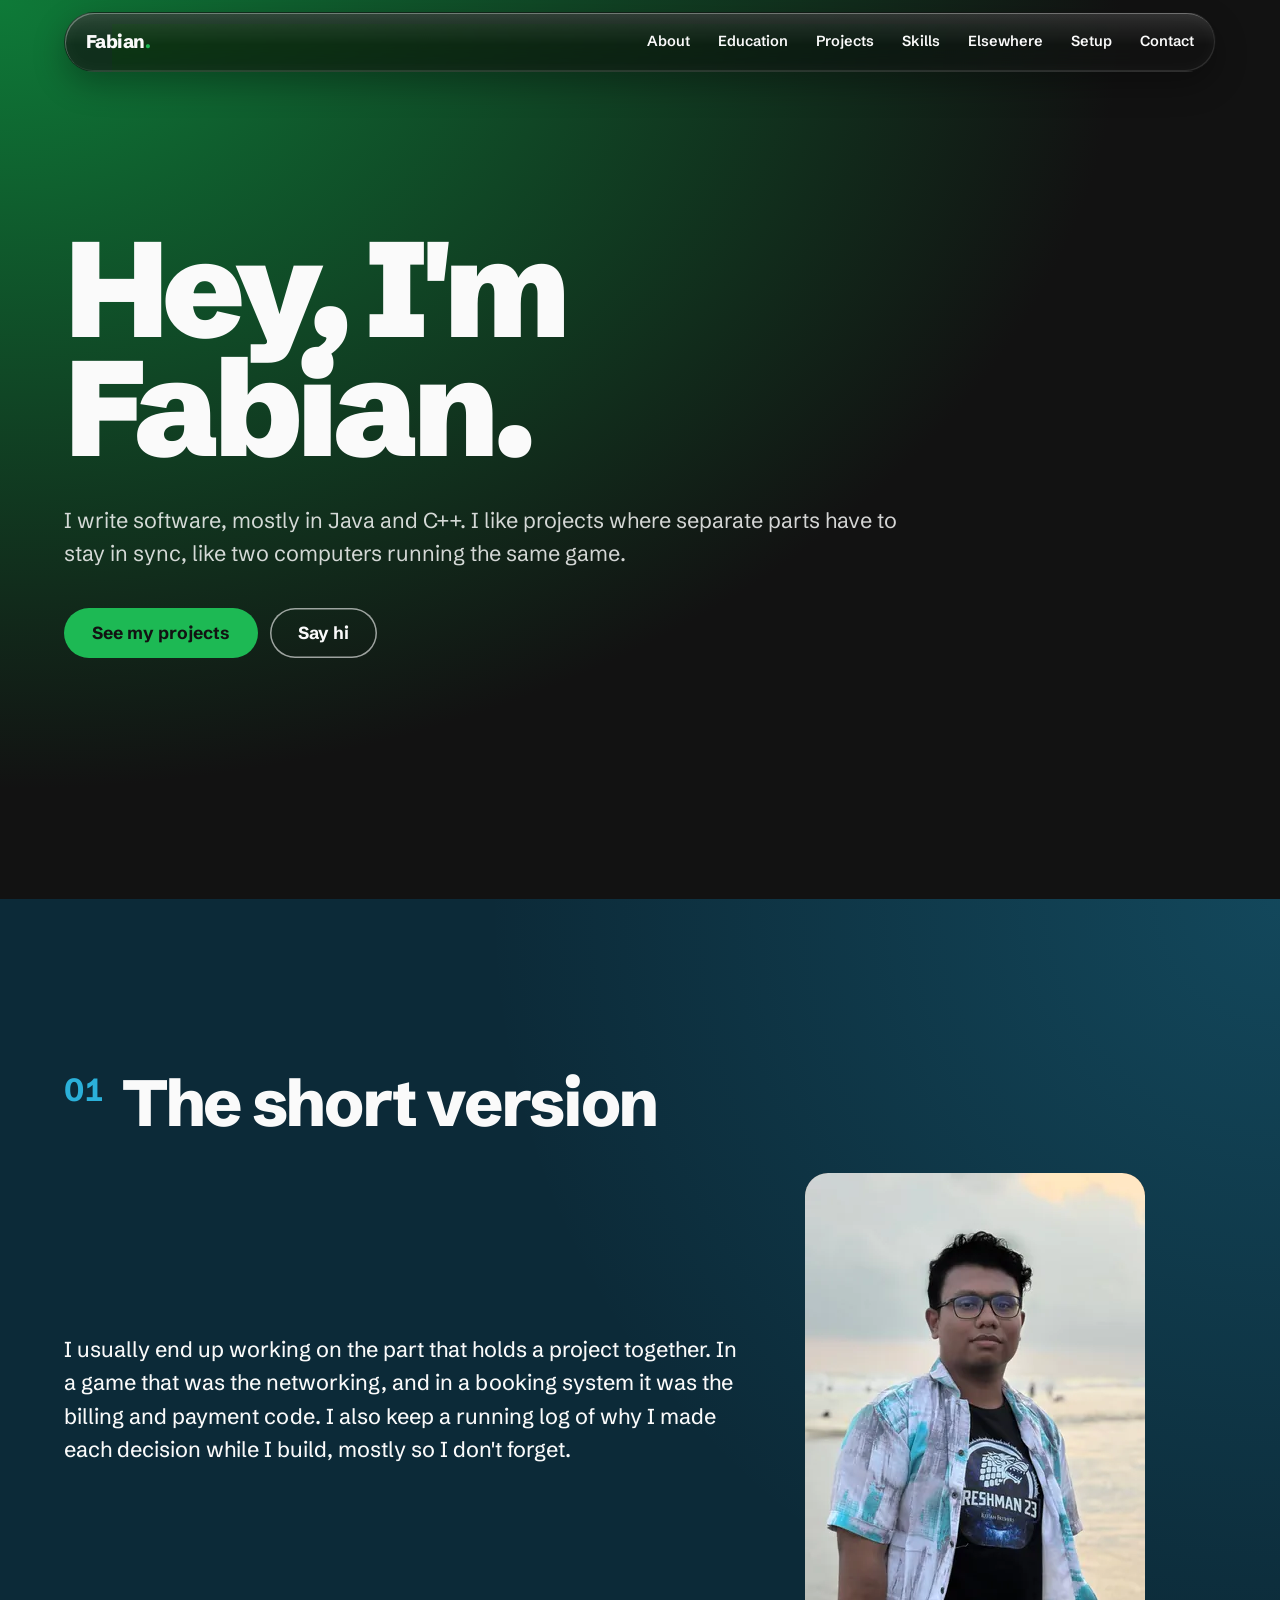
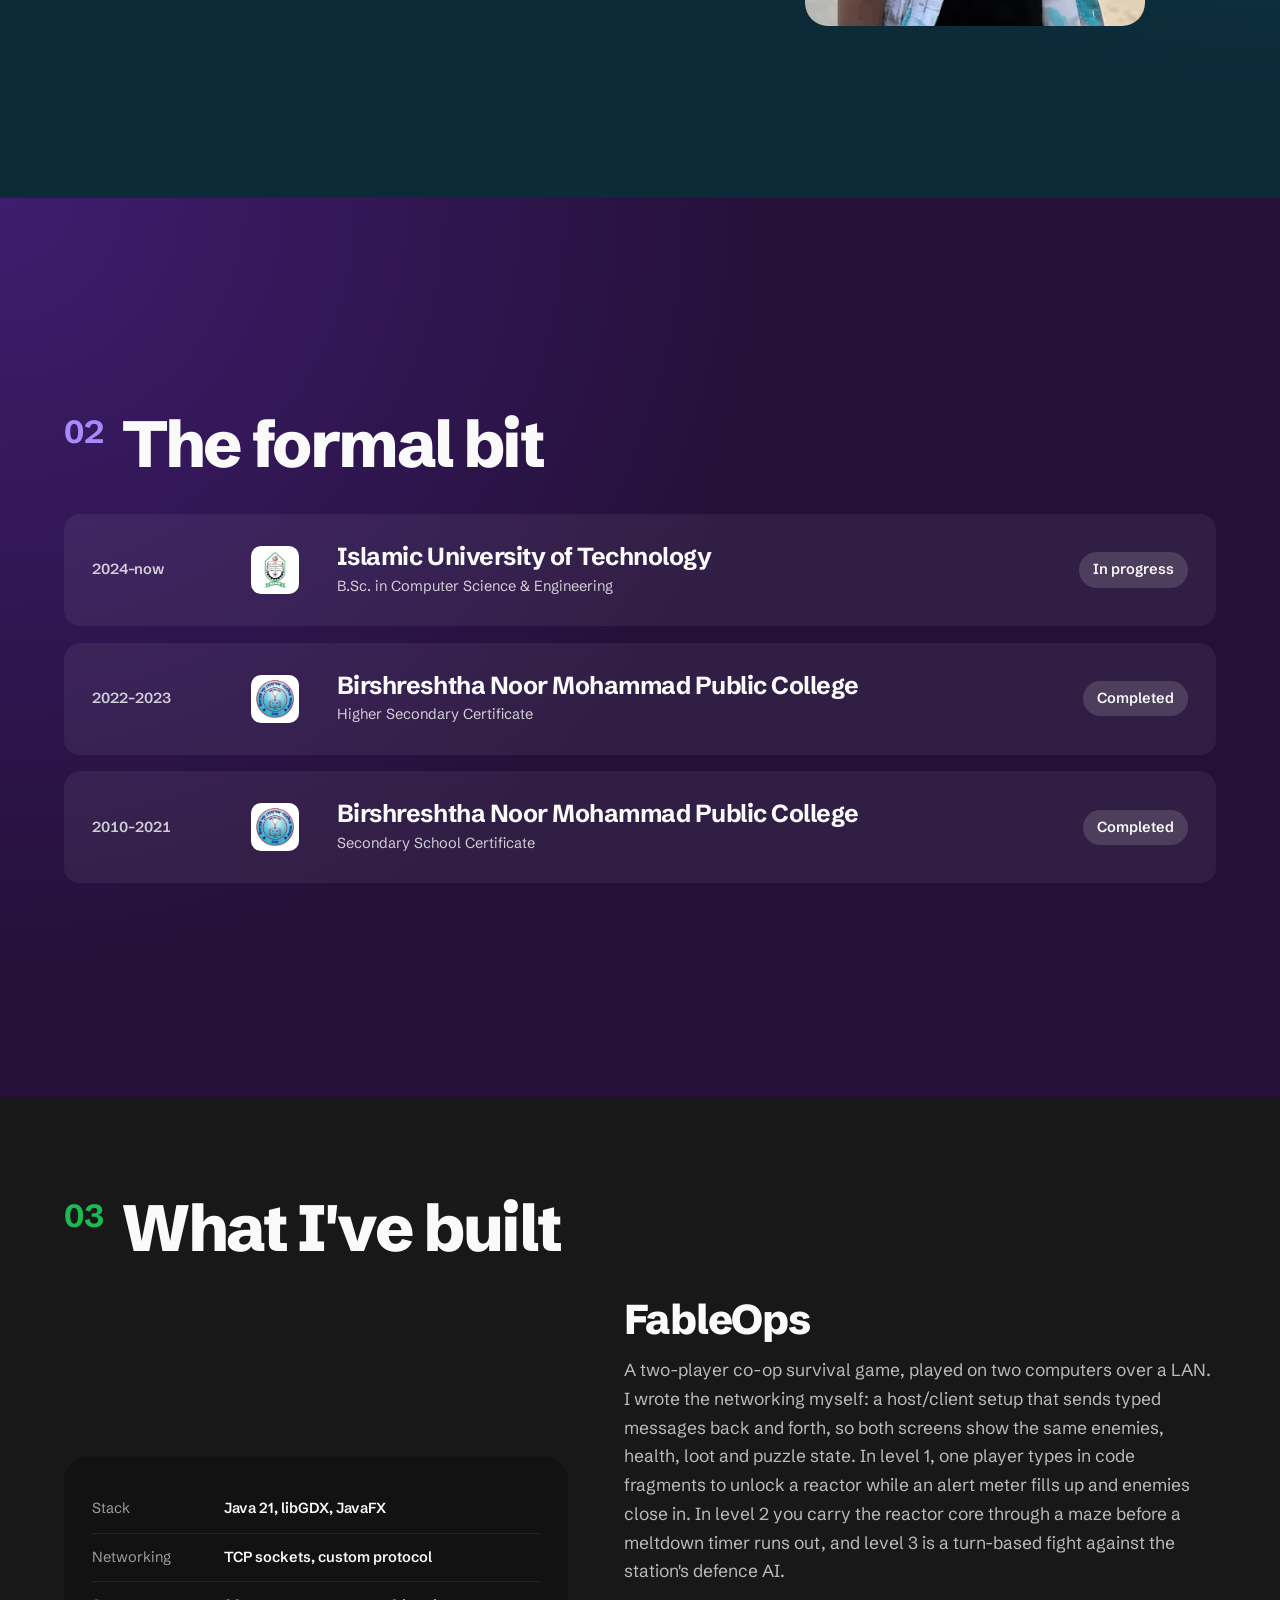
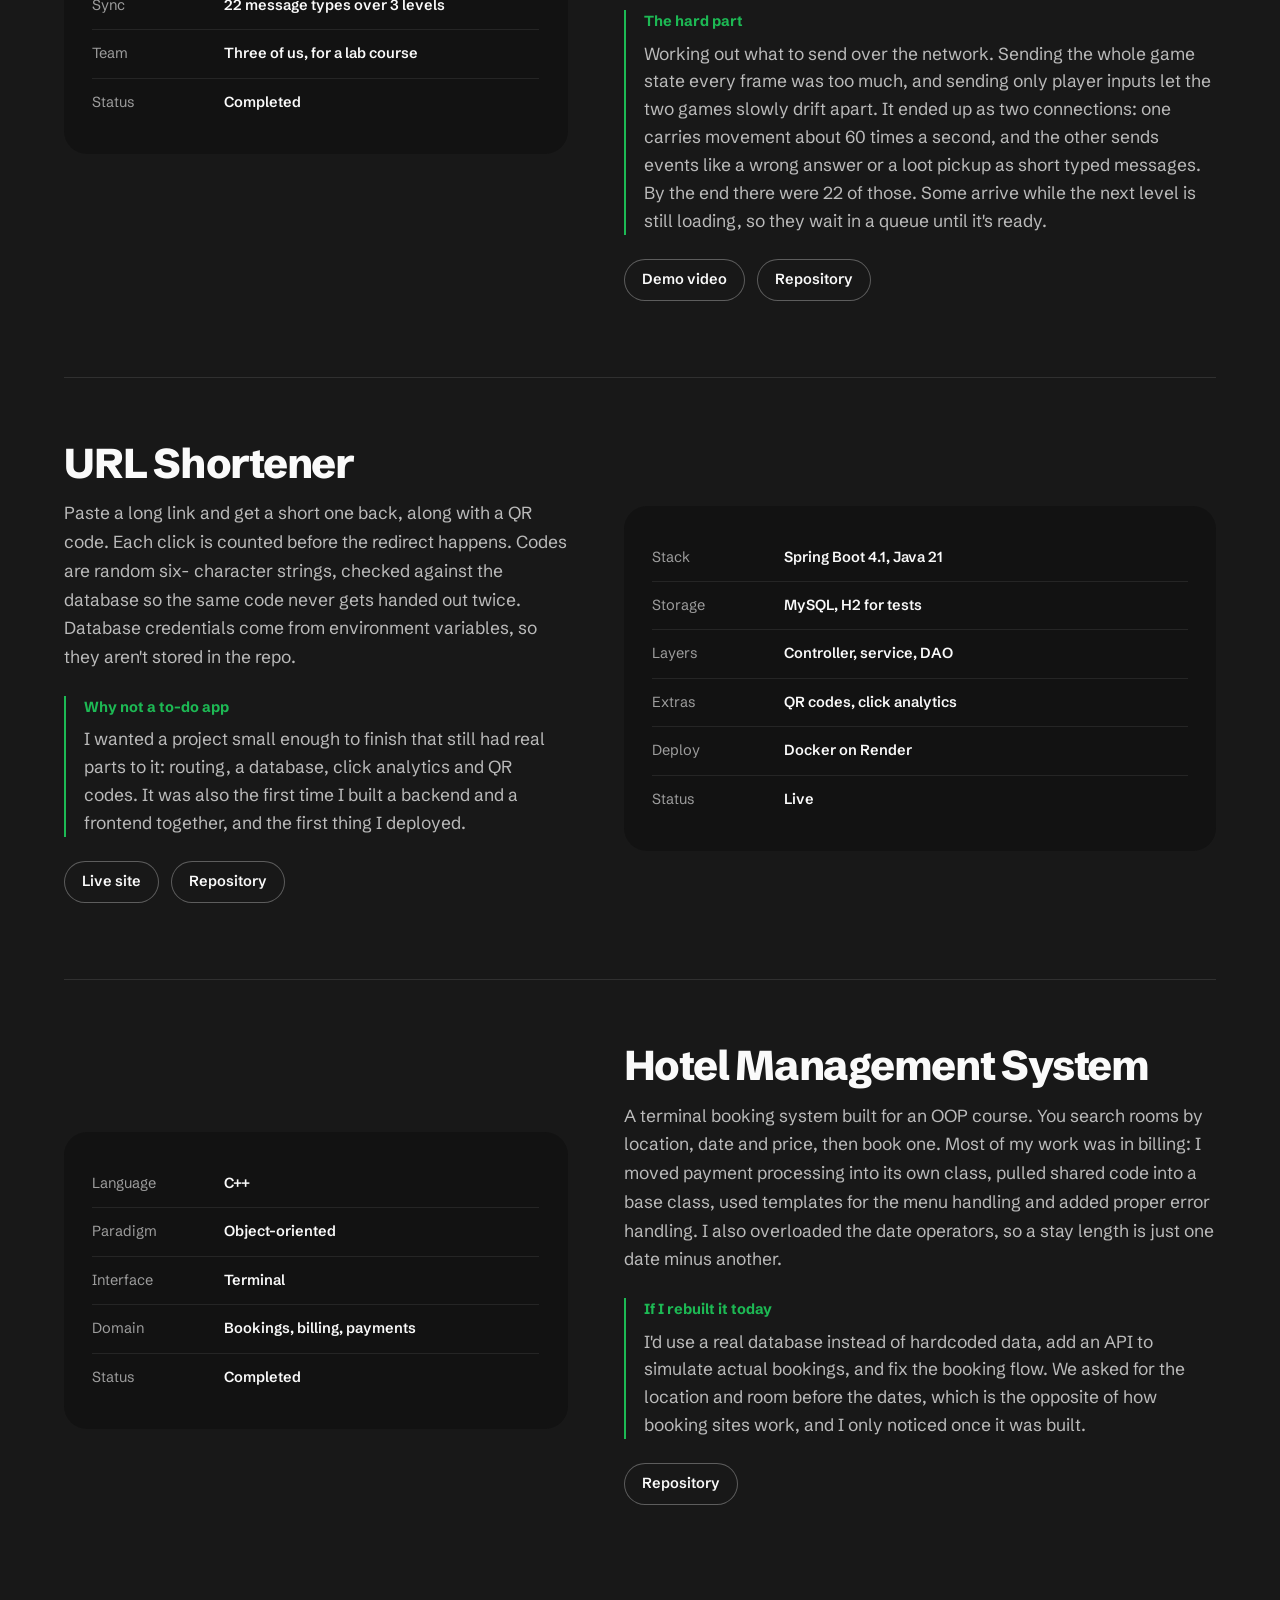
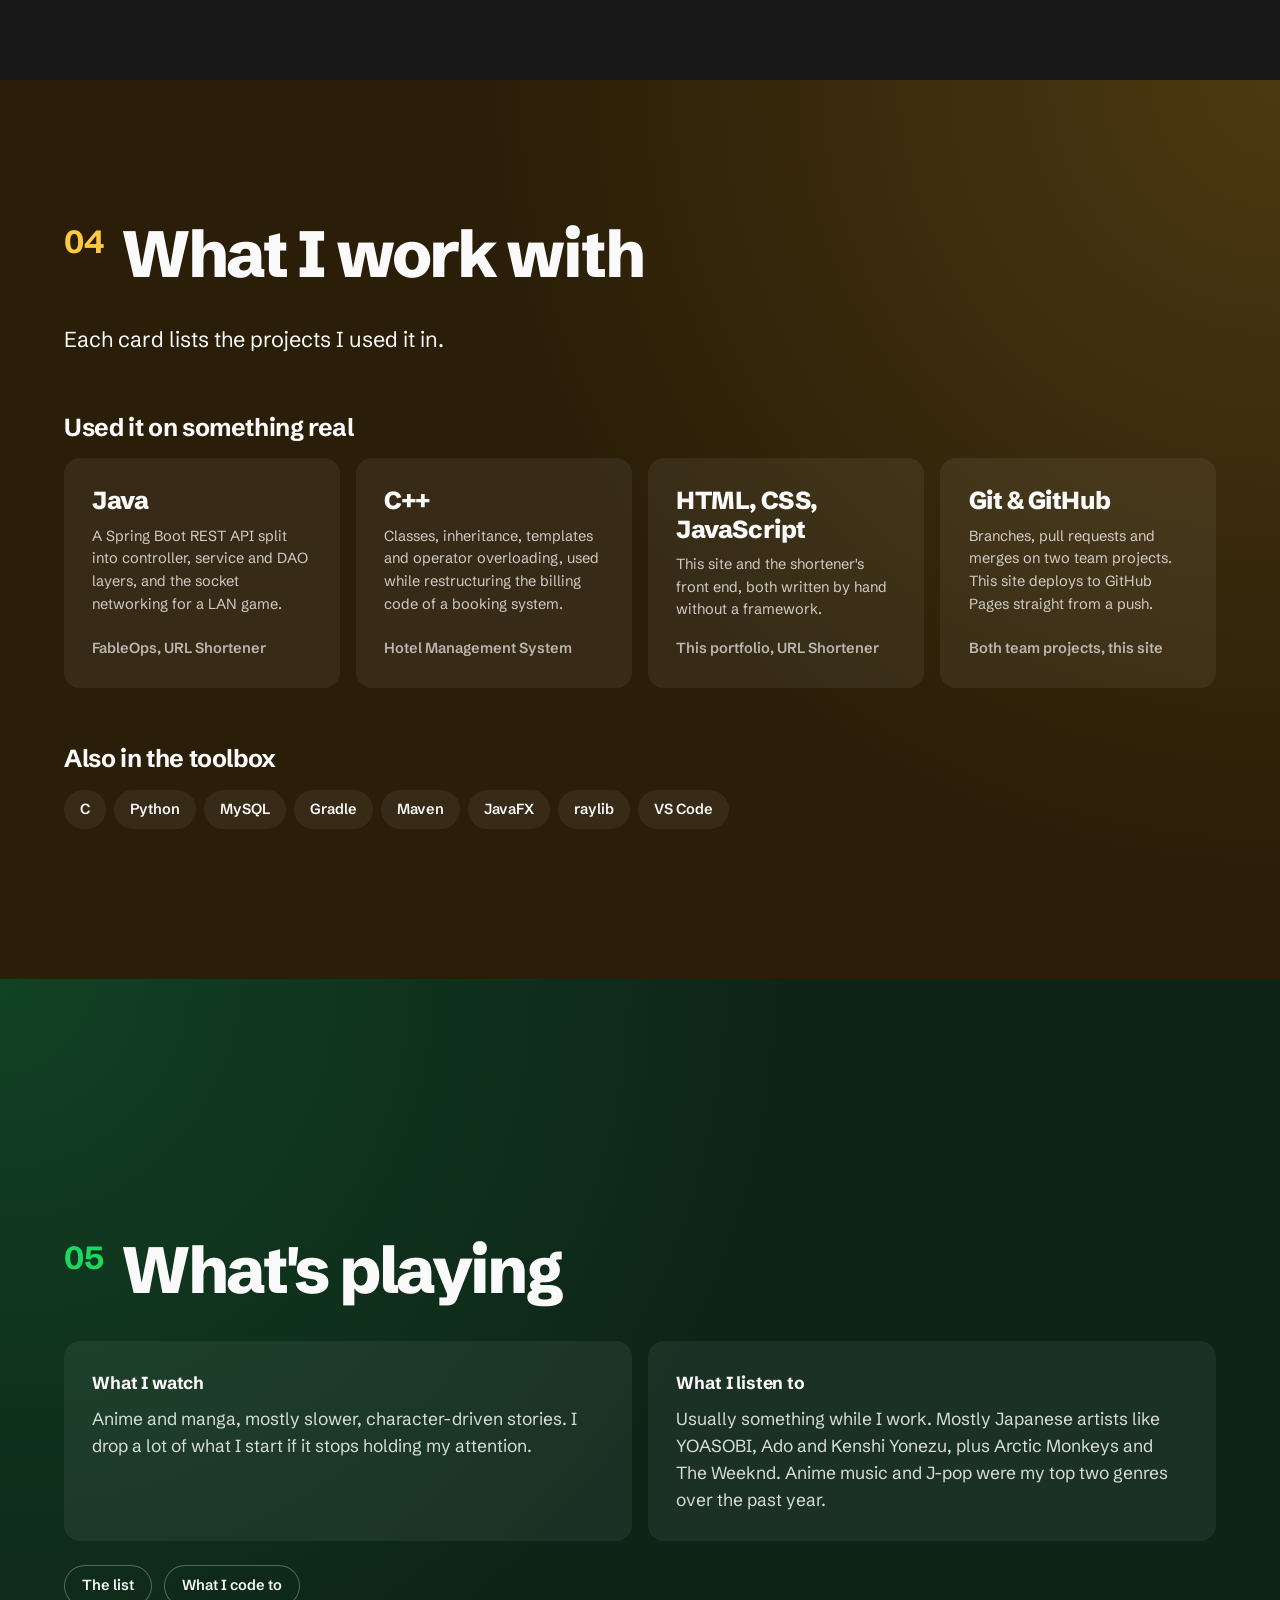
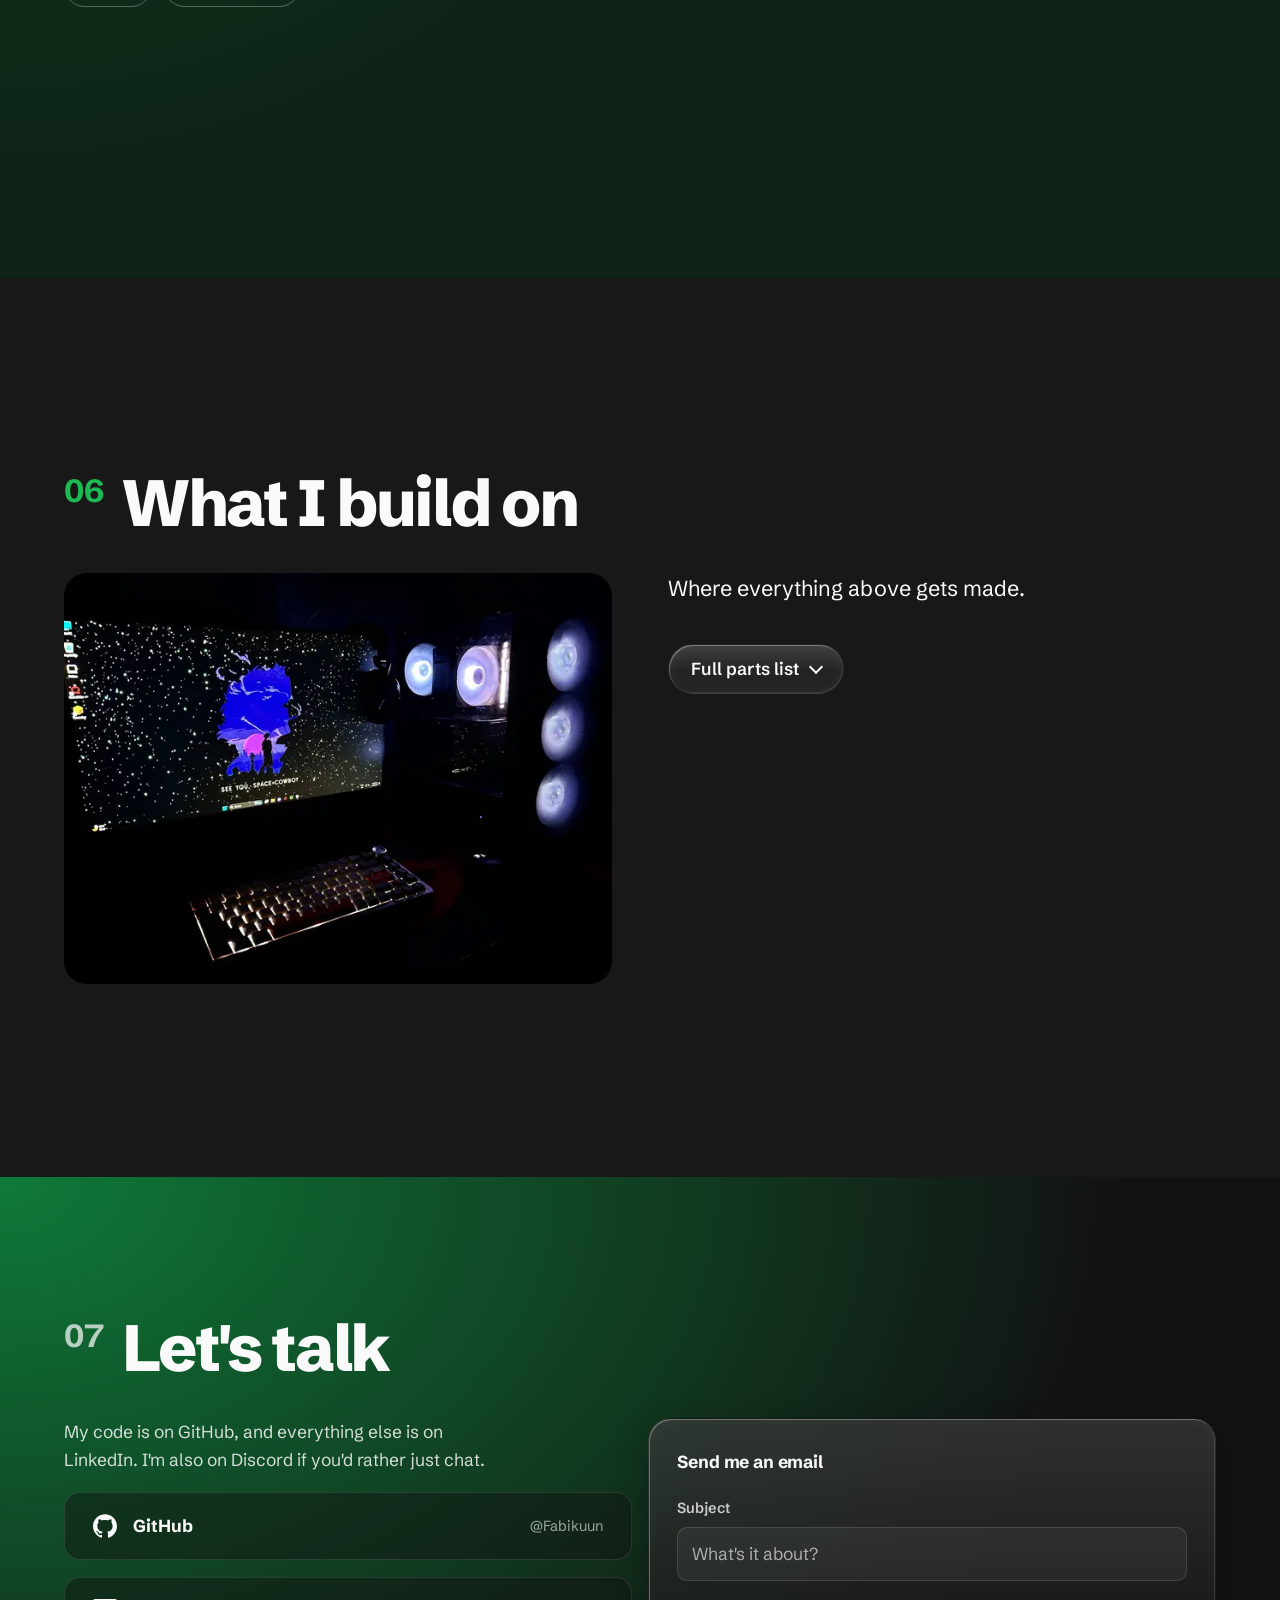
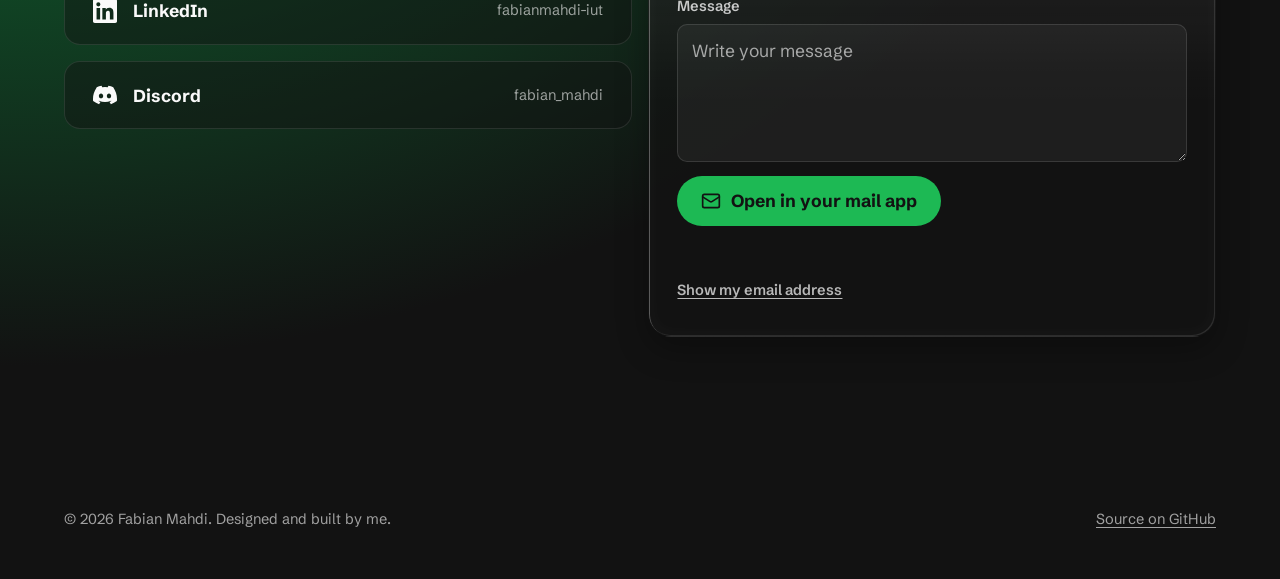
<file: index.html>
<!DOCTYPE html>
<html lang="en">
<head>
<meta charset="UTF-8">
<meta name="viewport" content="width=device-width, initial-scale=1.0, viewport-fit=cover">
<title>Fabian Mahdi</title>
<meta name="description" content="Portfolio of Fabian Mahdi: a LAN co-op game in Java, a Spring Boot URL shortener and a C++ hotel booking system.">
<link rel="canonical" href="https://fabikuun.github.io/portfolio/">
<meta name="theme-color" content="#121212">

<meta property="og:type" content="website">
<meta property="og:title" content="Fabian Mahdi">
<meta property="og:description" content="Portfolio of Fabian Mahdi: a LAN co-op game in Java, a Spring Boot URL shortener and a C++ hotel booking system.">
<meta property="og:url" content="https://fabikuun.github.io/portfolio/">
<meta property="og:image" content="https://fabikuun.github.io/portfolio/images/profile-1020.jpg">
<meta name="twitter:card" content="summary_large_image">
<meta name="twitter:title" content="Fabian Mahdi">
<meta name="twitter:description" content="Portfolio of Fabian Mahdi: a LAN co-op game in Java, a Spring Boot URL shortener and a C++ hotel booking system.">
<meta name="twitter:image" content="https://fabikuun.github.io/portfolio/images/profile-1020.jpg">

<link rel="icon" href="favicon.svg" type="image/svg+xml">
<link rel="preload" href="fonts/schibsted-grotesk.woff2" as="font" type="font/woff2" crossorigin>
<link rel="stylesheet" href="style.css">

<script type="application/ld+json">
{
  "@context": "https://schema.org",
  "@type": "Person",
  "name": "Fabian Mahdi",
  "url": "https://fabikuun.github.io/portfolio/",
  "alumniOf": { "@type": "CollegeOrUniversity", "name": "Islamic University of Technology" },
  "sameAs": ["https://github.com/Fabikuun", "https://www.linkedin.com/in/fabianmahdi-iut/", "https://discord.com/users/729978334590664705"]
}
</script>
</head>
<body>
<a href="#main" class="skip-link">Skip to content</a>

<nav class="nav">
  <div class="nav-logo">Fabian<span class="dot">.</span></div>
  <ul id="navList">
    <li><a href="#about">About</a></li>
    <li><a href="#education">Education</a></li>
    <li><a href="#projects">Projects</a></li>
    <li><a href="#skills">Skills</a></li>
    <li><a href="#beyond">Elsewhere</a></li>
    <li><a href="#setup">Setup</a></li>
    <li><a href="#contact">Contact</a></li>
  </ul>
  <button class="nav-toggle" id="navToggle" aria-label="Toggle menu" aria-expanded="false" aria-controls="navList">
    <span class="bars" aria-hidden="true"><i></i><i></i><i></i></span>
  </button>
</nav>

<header class="block block-hero">
  <div class="block-inner">
    <h1 class="mega">Hey, I'm<br>Fabian.</h1>
    <p class="hero-desc">
      I write software, mostly in Java and C++. I like projects where separate parts
      have to stay in sync, like two computers running the same game.
    </p>
    <div class="hero-links">
      <a href="#projects" class="pill pill-solid">See my projects</a>
      <a href="#contact" class="pill pill-outline">Say hi</a>
    </div>
  </div>
</header>

<main id="main">

  <section id="about" class="block block-teal">
    <div class="block-inner">
      <h2 class="big-heading"><span class="chapter" aria-hidden="true">01</span><span>The short version</span></h2>
      <div class="about-grid">
        <p class="lead-text">
          I usually end up working on the part that holds a project together. In a game
          that was the networking, and in a booking system it was the billing and
          payment code. I also keep a running log of why I made each decision while I
          build, mostly so I don't forget.
        </p>
        <figure class="portrait zoomable">
          <picture>
            <source
              type="image/webp"
              srcset="images/profile-340.webp 340w,
                      images/profile-680.webp 680w,
                      images/profile-1020.webp 1020w"
              sizes="(max-width: 380px) 208px, (max-width: 820px) 260px, 340px">
            <img
              src="images/profile-680.jpg"
              srcset="images/profile-340.jpg 340w,
                      images/profile-680.jpg 680w,
                      images/profile-1020.jpg 1020w"
              sizes="(max-width: 380px) 208px, (max-width: 820px) 260px, 340px"
              alt="Fabian"
              width="680" height="907"
              loading="lazy" decoding="async">
          </picture>
        </figure>
      </div>
    </div>
  </section>

  <section id="education" class="block block-plum">
    <div class="block-inner">
      <h2 class="big-heading"><span class="chapter" aria-hidden="true">02</span><span>The formal bit</span></h2>
      <ol class="edu-timeline">
        <li class="edu-row">
          <span class="edu-year">2024–now</span>
          <img class="edu-logo" src="images/logo-iut.webp" alt="" width="192" height="192" loading="lazy" decoding="async">
          <div class="edu-body">
            <h3>Islamic University of Technology</h3>
            <p>B.Sc. in Computer Science &amp; Engineering</p>
          </div>
          <span class="edu-tag">In progress</span>
        </li>
        <li class="edu-row">
          <span class="edu-year">2022–2023</span>
          <img class="edu-logo" src="images/logo-bnmpc.webp" alt="" width="192" height="192" loading="lazy" decoding="async">
          <div class="edu-body">
            <h3>Birshreshtha Noor Mohammad Public College</h3>
            <p>Higher Secondary Certificate</p>
          </div>
          <span class="edu-tag">Completed</span>
        </li>
        <li class="edu-row">
          <span class="edu-year">2010–2021</span>
          <img class="edu-logo" src="images/logo-bnmpc.webp" alt="" width="192" height="192" loading="lazy" decoding="async">
          <div class="edu-body">
            <h3>Birshreshtha Noor Mohammad Public College</h3>
            <p>Secondary School Certificate</p>
          </div>
          <span class="edu-tag">Completed</span>
        </li>
      </ol>
    </div>
  </section>

  <section id="projects" class="block block-dark">
    <div class="block-inner">
      <h2 class="big-heading"><span class="chapter" aria-hidden="true">03</span><span>What I've built</span></h2>
      <div>

        <article class="project-row">
          <div class="project-media">
            <div class="spec-panel">
              <div class="spec-row"><span class="spec-key">Stack</span><span class="spec-val">Java 21, libGDX, JavaFX</span></div>
              <div class="spec-row"><span class="spec-key">Networking</span><span class="spec-val">TCP sockets, custom protocol</span></div>
              <div class="spec-row"><span class="spec-key">Sync</span><span class="spec-val">22 message types over 3 levels</span></div>
              <div class="spec-row"><span class="spec-key">Team</span><span class="spec-val">Three of us, for a lab course</span></div>
              <div class="spec-row"><span class="spec-key">Status</span><span class="spec-val">Completed</span></div>
            </div>
          </div>
          <div class="project-body">
            <h3>FableOps</h3>
            <p class="project-desc">
              A two-player co-op survival game, played on two computers over a LAN. I
              wrote the networking myself: a host/client setup that sends typed messages
              back and forth, so both screens show the same enemies, health, loot and
              puzzle state. In level 1, one player types in code fragments to unlock a
              reactor while an alert meter fills up and enemies close in. In level 2 you
              carry the reactor core through a maze before a meltdown timer runs out, and
              level 3 is a turn-based fight against the station's defence AI.
            </p>
            <div class="reflection">
              <span class="reflection-label">The hard part</span>
              <p>
                Working out what to send over the network. Sending the whole game state
                every frame was too much, and sending only player inputs let the two
                games slowly drift apart. It ended up as two connections: one carries
                movement about 60 times a second, and the other sends events like a wrong
                answer or a loot pickup as short typed messages. By the end there were 22
                of those. Some arrive while the next level is still loading, so they wait
                in a queue until it's ready.
              </p>
            </div>
            <div class="project-links">
              <a href="https://youtu.be/o09a2ESUpiE" target="_blank" rel="noopener noreferrer">Demo video</a>
              <a href="https://github.com/sadiaaurthy/NOX-SYNC" target="_blank" rel="noopener noreferrer">Repository</a>
            </div>
          </div>
        </article>

        <article class="project-row">
          <div class="project-media">
            <div class="spec-panel">
              <div class="spec-row"><span class="spec-key">Stack</span><span class="spec-val">Spring Boot 4.1, Java 21</span></div>
              <div class="spec-row"><span class="spec-key">Storage</span><span class="spec-val">MySQL, H2 for tests</span></div>
              <div class="spec-row"><span class="spec-key">Layers</span><span class="spec-val">Controller, service, DAO</span></div>
              <div class="spec-row"><span class="spec-key">Extras</span><span class="spec-val">QR codes, click analytics</span></div>
              <div class="spec-row"><span class="spec-key">Deploy</span><span class="spec-val">Docker on Render</span></div>
              <div class="spec-row"><span class="spec-key">Status</span><span class="spec-val">Live</span></div>
            </div>
          </div>
          <div class="project-body">
            <h3>URL Shortener</h3>
            <p class="project-desc">
              Paste a long link and get a short one back, along with a QR code. Each
              click is counted before the redirect happens. Codes are random six-
              character strings, checked against the database so the same code never
              gets handed out twice. Database credentials come from environment
              variables, so they aren't stored in the repo.
            </p>
            <div class="reflection">
              <span class="reflection-label">Why not a to-do app</span>
              <p>
                I wanted a project small enough to finish that still had real parts to
                it: routing, a database, click analytics and QR codes. It was also the first time
                I built a backend and a frontend together, and the first thing I
                deployed.
              </p>
            </div>
            <div class="project-links">
              <a href="https://url-shortener-9mqs.onrender.com" target="_blank" rel="noopener noreferrer">Live site</a>
              <a href="https://github.com/Fabikuun/url-shortener" target="_blank" rel="noopener noreferrer">Repository</a>
            </div>
          </div>
        </article>

        <article class="project-row">
          <div class="project-media">
            <div class="spec-panel">
              <div class="spec-row"><span class="spec-key">Language</span><span class="spec-val">C++</span></div>
              <div class="spec-row"><span class="spec-key">Paradigm</span><span class="spec-val">Object-oriented</span></div>
              <div class="spec-row"><span class="spec-key">Interface</span><span class="spec-val">Terminal</span></div>
              <div class="spec-row"><span class="spec-key">Domain</span><span class="spec-val">Bookings, billing, payments</span></div>
              <div class="spec-row"><span class="spec-key">Status</span><span class="spec-val">Completed</span></div>
            </div>
          </div>
          <div class="project-body">
            <h3>Hotel Management System</h3>
            <p class="project-desc">
              A terminal booking system built for an OOP course. You search rooms by
              location, date and price, then book one. Most of my work was in billing: I
              moved payment processing into its own class, pulled shared code into a
              base class, used templates for the menu handling and added proper error
              handling. I also overloaded the date operators, so a stay length is just
              one date minus another.
            </p>
            <div class="reflection">
              <span class="reflection-label">If I rebuilt it today</span>
              <p>
                I'd use a real database instead of hardcoded data, add an API to
                simulate actual bookings, and fix the booking flow. We asked for the
                location and room before the dates, which is the opposite of how booking
                sites work, and I only noticed once it was built.
              </p>
            </div>
            <div class="project-links">
              <a href="https://github.com/ArefinMahim/Project_403" target="_blank" rel="noopener noreferrer">Repository</a>
            </div>
          </div>
        </article>

      </div>
    </div>
  </section>

  <section id="skills" class="block block-ochre">
    <div class="block-inner">
      <h2 class="big-heading"><span class="chapter" aria-hidden="true">04</span><span>What I work with</span></h2>
      <p class="sec-lead">
        Each card lists the projects I used it in.
      </p>

      <h3 class="skills-sub">Used it on something real</h3>
      <div class="proof-grid">
        <article class="proof-card">
          <h4>Java</h4>
          <p>
            A Spring Boot REST API split into controller, service and DAO layers, and
            the socket networking for a LAN game.
          </p>
          <span class="proof-where">FableOps, URL Shortener</span>
        </article>
        <article class="proof-card">
          <h4>C++</h4>
          <p>
            Classes, inheritance, templates and operator overloading, used while
            restructuring the billing code of a booking system.
          </p>
          <span class="proof-where">Hotel Management System</span>
        </article>
        <article class="proof-card">
          <h4>HTML, CSS, JavaScript</h4>
          <p>
            This site and the shortener's front end, both written by hand without a
            framework.
          </p>
          <span class="proof-where">This portfolio, URL Shortener</span>
        </article>
        <article class="proof-card">
          <h4>Git &amp; GitHub</h4>
          <p>
            Branches, pull requests and merges on two team projects. This site deploys
            to GitHub Pages straight from a push.
          </p>
          <span class="proof-where">Both team projects, this site</span>
        </article>
      </div>

      <h3 class="skills-sub">Also in the toolbox</h3>
      <div class="also-row">
        <span class="also-chip">C</span>
        <span class="also-chip">Python</span>
        <span class="also-chip">MySQL</span>
        <span class="also-chip">Gradle</span>
        <span class="also-chip">Maven</span>
        <span class="also-chip">JavaFX</span>
        <span class="also-chip">raylib</span>
        <span class="also-chip">VS Code</span>
      </div>
    </div>
  </section>


  <section id="beyond" class="block block-forest">
    <div class="block-inner">
      <h2 class="big-heading"><span class="chapter" aria-hidden="true">05</span><span>What's playing</span></h2>
      <div class="note-grid">
        <div class="note-card">
          <span class="note-label">What I watch</span>
          <p>
            Anime and manga, mostly slower, character-driven stories. I drop a lot of
            what I start if it stops holding my attention.
          </p>
        </div>
        <div class="note-card">
          <span class="note-label">What I listen to</span>
          <p>
            Usually something while I work. Mostly Japanese artists like YOASOBI, Ado
            and Kenshi Yonezu, plus Arctic Monkeys and The Weeknd. Anime music and J-pop
            were my top two genres over the past year.
          </p>
        </div>
      </div>
      <div class="note-links">
        <a href="https://myanimelist.net/profile/Fabikuun" target="_blank" rel="noopener noreferrer">The list</a>
        <a href="https://open.spotify.com/user/mijgjk3dn4cyp8dmco9ws19v2" target="_blank" rel="noopener noreferrer">What I code to</a>
      </div>
    </div>
  </section>

  <section id="setup" class="block block-dark">
    <div class="block-inner">
      <h2 class="big-heading"><span class="chapter" aria-hidden="true">06</span><span>What I build on</span></h2>
      <div class="setup-layout">
        <figure class="desk-shot zoomable">
        <picture>
            <source type="image/webp"
                    srcset="images/desk-640.webp 640w, images/desk-1240.webp 1240w, images/desk-1860.webp 1860w"
                    sizes="(max-width: 820px) 92vw, min(580px, 46vw)">
            <img src="images/desk-1240.jpg"
                 srcset="images/desk-640.jpg 640w, images/desk-1240.jpg 1240w, images/desk-1860.jpg 1860w"
                 sizes="(max-width: 820px) 92vw, min(580px, 46vw)"
                 alt="My desk at night: monitor, tower and keyboard lit by the case fans"
                 width="1240" height="930" loading="lazy" decoding="async">
          </picture>
        </figure>
        <div>
          <p class="sec-lead">Where everything above gets made.</p>
          <details class="setup-details">
            <summary>Full parts list</summary>
            <div class="setup-grid">

              <div class="setup-col">
                <h3 class="skills-sub">Inside the case</h3>
                <div class="spec-panel">
                  <div class="spec-row"><span class="spec-key">CPU</span><span class="spec-val">AMD Ryzen 7 7700</span></div>
                  <div class="spec-row"><span class="spec-key">GPU</span><span class="spec-val">ASUS Dual GeForce RTX 5060 Ti 16GB GDDR7 OC Edition</span></div>
                  <div class="spec-row"><span class="spec-key">Board</span><span class="spec-val">MSI PRO B650M-P DDR5</span></div>
                  <div class="spec-row"><span class="spec-key">Memory</span><span class="spec-val">Kingston FURY Beast DDR5 RGB 16GB 6000MT/s CL30</span></div>
                  <div class="spec-row"><span class="spec-key">Storage</span><span class="spec-val">Corsair MP600 PRO NH 1TB PCIe Gen4 NVMe</span></div>
                  <div class="spec-row"><span class="spec-key">Cooling</span><span class="spec-val">MSI MAG CoreFrozr AA13 ARGB</span></div>
                  <div class="spec-row"><span class="spec-key">Power supply</span><span class="spec-val">MSI MAG A650BN 650W 80 PLUS Bronze</span></div>
                  <div class="spec-row"><span class="spec-key">Case</span><span class="spec-val">Antec VX310 ARGB Mid Tower ATX</span></div>
                </div>
              </div>

              <div class="setup-col">
                <h3 class="skills-sub">On the desk</h3>
                <div class="spec-panel">
                  <div class="spec-row"><span class="spec-key">Display</span><span class="spec-val">MSI MAG 255F E20, 24.5" 200Hz Rapid IPS</span></div>
                  <div class="spec-row"><span class="spec-key">Keyboard</span><span class="spec-val">Ajazz AK820 Max Plus, Flying Fish switches</span></div>
                  <div class="spec-row"><span class="spec-key">Mouse</span><span class="spec-val">Corsair KATAR PRO</span></div>
                  <div class="spec-row"><span class="spec-key">Audio</span><span class="spec-val">Corsair HS55 Stereo Gaming Headset</span></div>
                </div>
              </div>

              <div class="setup-col">
                <h3 class="skills-sub">Away from it</h3>
                <div class="spec-panel">
                  <div class="spec-row"><span class="spec-key">Laptop</span><span class="spec-val">HP Victus 15-fa1039dx</span></div>
                  <div class="spec-row"><span class="spec-key">Memory</span><span class="spec-val">16GB</span></div>
                  <div class="spec-row"><span class="spec-key">Boots</span><span class="spec-val">Fedora and Windows</span></div>
                  <div class="spec-row"><span class="spec-key">Tablet</span><span class="spec-val">iPad (A16)</span></div>
                </div>
              </div>
            </div>
          </details>
        </div>
      </div>
    </div>
  </section>

  <section id="contact" class="block block-hero">
    <div class="block-inner">
      <h2 class="big-heading"><span class="chapter" aria-hidden="true">07</span><span>Let's talk</span></h2>
      <div class="contact-grid">

        <div class="contact-social">
          <p class="contact-lead">
            My code is on GitHub, and everything else is on LinkedIn. I'm also on
            Discord if you'd rather just chat.
          </p>
          <div class="social-row">
            <a class="social-btn" href="https://github.com/Fabikuun" target="_blank" rel="noopener noreferrer">
              <svg viewBox="0 0 24 24" width="24" height="24" fill="currentColor" aria-hidden="true"><path d="M12 .297c-6.63 0-12 5.373-12 12 0 5.303 3.438 9.8 8.205 11.385.6.113.82-.258.82-.577 0-.285-.01-1.04-.015-2.04-3.338.724-4.042-1.61-4.042-1.61C4.422 18.07 3.633 17.7 3.633 17.7c-1.087-.744.084-.729.084-.729 1.205.084 1.838 1.236 1.838 1.236 1.07 1.835 2.809 1.305 3.495.998.108-.776.417-1.305.76-1.605-2.665-.3-5.466-1.332-5.466-5.93 0-1.31.465-2.38 1.235-3.22-.135-.303-.54-1.523.105-3.176 0 0 1.005-.322 3.3 1.23.96-.267 1.98-.399 3-.405 1.02.006 2.04.138 3 .405 2.28-1.552 3.285-1.23 3.285-1.23.645 1.653.24 2.873.12 3.176.765.84 1.23 1.91 1.23 3.22 0 4.61-2.805 5.625-5.475 5.92.42.36.81 1.096.81 2.22 0 1.606-.015 2.896-.015 3.286 0 .315.21.69.825.57C20.565 22.092 24 17.592 24 12.297c0-6.627-5.373-12-12-12"/></svg>
              <span class="social-name">GitHub</span>
              <span class="social-handle">@Fabikuun</span>
            </a>
            <a class="social-btn" href="https://www.linkedin.com/in/fabianmahdi-iut/" target="_blank" rel="noopener noreferrer">
              <svg viewBox="0 0 24 24" width="24" height="24" fill="currentColor" aria-hidden="true"><path d="M20.447 20.452h-3.554v-5.569c0-1.328-.027-3.037-1.852-3.037-1.853 0-2.136 1.445-2.136 2.939v5.667H9.351V9h3.414v1.561h.046c.477-.9 1.637-1.85 3.37-1.85 3.601 0 4.267 2.37 4.267 5.455v6.286zM5.337 7.433a2.062 2.062 0 1 1 0-4.125 2.062 2.062 0 0 1 0 4.125zm1.782 13.019H3.555V9h3.564v11.452zM22.225 0H1.771C.792 0 0 .774 0 1.729v20.542C0 23.227.792 24 1.771 24h20.451C23.2 24 24 23.227 24 22.271V1.729C24 .774 23.2 0 22.222 0h.003z"/></svg>
              <span class="social-name">LinkedIn</span>
              <span class="social-handle">fabianmahdi-iut</span>
            </a>
            <a class="social-btn" href="https://discord.com/users/729978334590664705" target="_blank" rel="noopener noreferrer">
              <svg viewBox="0 0 24 24" width="24" height="24" fill="currentColor" aria-hidden="true"><path d="M20.317 4.37a19.791 19.791 0 0 0-4.885-1.515.074.074 0 0 0-.079.037c-.21.375-.444.864-.608 1.25a18.27 18.27 0 0 0-5.487 0 12.64 12.64 0 0 0-.617-1.25.077.077 0 0 0-.079-.037A19.736 19.736 0 0 0 3.677 4.37a.07.07 0 0 0-.032.027C.533 9.046-.32 13.58.099 18.057a.082.082 0 0 0 .031.057 19.9 19.9 0 0 0 5.993 3.03.078.078 0 0 0 .084-.028c.462-.63.874-1.295 1.226-1.994a.076.076 0 0 0-.041-.106 13.107 13.107 0 0 1-1.872-.892.077.077 0 0 1-.008-.128c.126-.094.252-.192.372-.291a.074.074 0 0 1 .077-.01c3.928 1.793 8.18 1.793 12.062 0a.074.074 0 0 1 .078.009c.12.1.246.198.373.292a.077.077 0 0 1-.006.127 12.299 12.299 0 0 1-1.873.892.077.077 0 0 0-.041.107c.36.698.772 1.362 1.225 1.993a.076.076 0 0 0 .084.028 19.839 19.839 0 0 0 6.002-3.03.077.077 0 0 0 .032-.054c.5-5.177-.838-9.674-3.549-13.66a.061.061 0 0 0-.031-.03zM8.02 15.33c-1.183 0-2.157-1.085-2.157-2.419 0-1.333.956-2.419 2.157-2.419 1.21 0 2.176 1.096 2.157 2.42 0 1.333-.956 2.418-2.157 2.418zm7.975 0c-1.183 0-2.157-1.085-2.157-2.419 0-1.333.955-2.419 2.157-2.419 1.21 0 2.176 1.096 2.157 2.42 0 1.333-.946 2.418-2.157 2.418z"/></svg>
              <span class="social-name">Discord</span>
              <span class="social-handle">fabian_mahdi</span>
            </a>
          </div>
        </div>

        <form class="contact-mail" id="mailForm" novalidate
              data-user="fabianmahdi" data-domain="iut-dhaka.edu">
          <span class="note-label">Send me an email</span>

          <div class="form-field">
            <label for="mf-subject">Subject</label>
            <input type="text" id="mf-subject" name="subject" autocomplete="off"
                   placeholder="What's it about?" aria-describedby="mf-subject-err">
            <p class="form-error" id="mf-subject-err" hidden>Please add a subject.</p>
          </div>

          <div class="form-field">
            <label for="mf-message">Message</label>
            <textarea id="mf-message" name="message" rows="4"
                      placeholder="Write your message" aria-describedby="mf-message-err"></textarea>
            <p class="form-error" id="mf-message-err" hidden>Please write a message.</p>
          </div>

          <button type="submit" class="mail-btn">
            <svg viewBox="0 0 24 24" width="20" height="20" fill="none" stroke="currentColor"
                 stroke-width="2" stroke-linecap="round" stroke-linejoin="round" aria-hidden="true">
              <rect x="2" y="4" width="20" height="16" rx="2"/><path d="m22 7-8.97 5.7a1.94 1.94 0 0 1-2.06 0L2 7"/>
            </svg>
            <span>Open in your mail app</span>
          </button>

          <p class="form-status" id="mf-status" role="status" aria-live="polite"></p>

          <button type="button" class="mail-plain" id="mailReveal">
            <span id="mailRevealText">Show my email address</span>
          </button>
        </form>

      </div>
    </div>
  </section>

</main>

<footer class="site-footer">
  <span>© 2026 Fabian Mahdi. Designed and built by me.</span>
  <a href="https://github.com/Fabikuun/portfolio" target="_blank" rel="noopener noreferrer">Source on GitHub</a>
</footer>

<script src="script.js" defer></script>
</body>
</html>
</file>
<file: style.css>
/* Every section has its own deep ground colour and a brighter accent.
   Type is Schibsted Grotesk, self-hosted, and only used where variable fonts work.
   Baseline is any browser with CSS variables (iOS 12 Safari, Firefox 52, old Edge):
   newer features always come after a fallback that works there. */

@font-face {
  font-family: 'Schibsted Grotesk';
  src: url('fonts/schibsted-grotesk.woff2') format('woff2');
  font-weight: 400 900;
  font-style: normal;
  font-display: swap;
  unicode-range: U+0000-00FF, U+0131, U+0152-0153, U+02BB-02BC, U+02C6, U+02DA, U+02DC, U+0304, U+0308, U+0329, U+2000-206F, U+20AC, U+2122, U+2191, U+2193, U+2212, U+2215, U+FEFF, U+FFFD;
}

:root {
  /* Spotify's own greys and green. */
  --bg: #121212;
  --panel: #181818;
  --green: #1DB954;
  --green-bright: #1ED760;
  --green-deep: #0E7A38;
  --white: #FAFAFA;
  --ink: #121212;
  --muted: rgba(250, 250, 250, 0.72);

  /* Chapter grounds. Projects and Setup use --panel. */
  --teal: #0C2A38;
  --plum: #241038;
  --ochre: #2A1E08;
  --forest: #0E2417;

  /* Chapter accents, used for the chapter numbers. */
  --sky: #2BB0D9;   /* pulled from the shirt in the portrait */
  --lavender: #A78BFA;
  --yellow: #FFC942;

  /* Light tint that lifts cards off a dark ground. */
  --card: rgba(255, 255, 255, 0.06);

  --sans-fallback: system-ui, -apple-system, 'Segoe UI', Roboto, 'Helvetica Neue', Arial, sans-serif;
  --sans: var(--sans-fallback);

  /* Sizes for browsers without clamp(): the middle of each fluid range, or a fixed
     value where the range must hold (body text stays 16px so iOS never zooms). */
  --fs-small: calc(0.8rem + 0.14vw);
  --fs-body: 1rem;
  --fs-lead: calc(1.03rem + 0.4vw);
  --fs-h3: calc(1.1rem + 0.55vw);
  --fs-title: calc(1.4rem + 1.6vw);
  --fs-chapter: calc(1.2rem + 1vw);
  --fs-h2: calc(1.6rem + 3.1vw);
  --fs-mega: calc(1.9rem + 8.2vw);
  --space-xs: 14px;
  --space-s: 30px;
  --space-m: 44px;
  --space-l: 50px;
  --pad-card: 24px;
  --gap-grid: 16px;
  --gutter: 5vw;
  /* Top padding always clears the floating nav. */
  --block-pad: 110px;
  /* How far each chapter's glow spreads from its corner. */
  --glow-r: 62vw;
  /* Radius follows size: big frames are rounder than small controls. */
  --r-lg: 22px;
  --r-md: 16px;
  --r-sm: 10px;

  --measure: 66ch;
  --measure-narrow: 58ch;
  --content-max: 1180px;
  --nav-h: 60px;

  --ease-out: cubic-bezier(0.22, 0.61, 0.36, 1);
  /* Overshoots a little before settling, the way Apple's glass moves. */
  --ease-spring: cubic-bezier(0.34, 1.36, 0.64, 1);
  --t-fast: 0.2s ease;

  /* Liquid glass, only on things that float over the page or act as controls.
     The tints keep nav text at 4.5:1 or more even over pure white. */
  --glass-bar: rgba(18, 18, 18, 0.68);
  --glass-sheet: rgba(18, 18, 18, 0.72);
  --glass-solid: rgba(18, 18, 18, 0.96);
  --glass-sheen: linear-gradient(180deg, rgba(255, 255, 255, 0.12), rgba(255, 255, 255, 0) 55%);
  /* Lit from the top left: a bright rim there, a dim one opposite, and a faint
     inner glow that gives the glass its thickness. */
  --glass-edge: inset 1px 1px 0 rgba(255, 255, 255, 0.3), inset -1px -1px 0 rgba(255, 255, 255, 0.1), inset 0 0 18px rgba(255, 255, 255, 0.04);
  --glass-depth: 0 12px 32px rgba(0, 0, 0, 0.3);
  /* Just enough blur to soften text behind the bar. More would wash out the bend at the rim. */
  --glass-filter: blur(12px) saturate(180%);
}

@supports (width: clamp(1px, 1vw, 2px)) {
  :root {
    /* Type scale in roughly 1.25 steps, fluid between phone and desktop. */
    --fs-small: clamp(0.84rem, 0.8rem + 0.14vw, 0.94rem);
    --fs-body: clamp(1rem, 0.97rem + 0.15vw, 1.1rem);
    --fs-lead: clamp(1.12rem, 1.03rem + 0.4vw, 1.4rem);
    --fs-h3: clamp(1.22rem, 1.1rem + 0.55vw, 1.6rem);
    --fs-title: clamp(1.8rem, 1.4rem + 1.6vw, 2.6rem);
    --fs-chapter: clamp(1.5rem, 1.2rem + 1vw, 2rem);
    --fs-h2: clamp(2.3rem, 1.6rem + 3.1vw, 4.4rem);
    --fs-mega: clamp(3.6rem, 1.9rem + 8.2vw, 9.6rem);
    --space-xs: clamp(10px, 1.4vw, 20px);
    --space-s: clamp(24px, 3vw, 40px);
    --space-m: clamp(32px, 4.5vw, 56px);
    --space-l: clamp(36px, 5vw, 64px);
    --pad-card: clamp(20px, 2.2vw, 30px);
    --gap-grid: clamp(12px, 1.3vw, 20px);
    --gutter: clamp(20px, 5vw, 72px);
    --block-pad: clamp(96px, 11vh, 150px);
    --glow-r: clamp(320px, 62vw, 860px);
    --r-lg: clamp(18px, 1.8vw, 26px);
  }
}

/* Older engines without variable fonts keep the system font, which has a real bold. */
@supports (font-variation-settings: normal) {
  :root { --sans: 'Schibsted Grotesk', var(--sans-fallback); }
}

/* Lighter blur on phones and touch screens, where big blurs cost more while scrolling. */
@media (max-width: 960px), (pointer: coarse) {
  :root { --glass-filter: blur(10px) saturate(160%); }
}

/* Browsers that can't blur get solid glass instead of see-through. */
@supports not ((backdrop-filter: blur(1px)) or (-webkit-backdrop-filter: blur(1px))) {
  :root { --glass-bar: var(--glass-solid); --glass-sheet: var(--glass-solid); }
}

/* Reduce Transparency and Increase Contrast make the glass opaque with a clear
   edge, as they do on Apple's own. */
@media (prefers-reduced-transparency: reduce), (prefers-contrast: more) {
  :root {
    --glass-bar: var(--glass-solid);
    --glass-sheet: var(--glass-solid);
    --glass-filter: none;
    --glass-edge: inset 0 0 0 1px rgba(255, 255, 255, 0.45);
  }
}

* { box-sizing: border-box; margin: 0; padding: 0; }

html {
  background: var(--bg);
  scroll-behavior: smooth;
  scroll-padding-top: calc(var(--nav-h) + 28px);
  overflow-x: hidden;
  -webkit-text-size-adjust: 100%;
  text-size-adjust: 100%;
}

body {
  background: var(--bg);
  color: var(--white);
  font-family: var(--sans);
  font-size: var(--fs-body);
  line-height: 1.6;
  font-kerning: normal;
  -webkit-font-smoothing: antialiased;
  -moz-osx-font-smoothing: grayscale;
  overflow-x: hidden;
  -webkit-tap-highlight-color: transparent;
}
@supports (overflow: clip) { body { overflow-x: clip; } }

::selection { background: var(--green); color: var(--ink); }

a { color: inherit; text-decoration: none; }

/* Focus rings everywhere, then hidden for mouse clicks where the browser can tell. */
a:focus, button:focus, summary:focus { outline: 3px solid var(--white); outline-offset: 3px; }
@supports selector(:focus-visible) {
  a:focus:not(:focus-visible),
  button:focus:not(:focus-visible),
  summary:focus:not(:focus-visible) { outline: none; }
}

.skip-link {
  position: absolute;
  top: -80px;
  left: 12px;
  left: max(12px, env(safe-area-inset-left));
  z-index: 200;
  background: var(--green);
  color: var(--ink);
  padding: 12px 20px;
  border-radius: var(--r-sm);
  font-weight: 700;
  transition: top var(--t-fast);
}
.skip-link:focus { top: 12px; }

/* ============ NAV ============ */
/* A floating island, so the page scrolls behind it on every side. The glass lives
   on ::before: an element with backdrop-filter would stop the mobile menu inside
   it from blurring anything outside the bar. */
.nav {
  position: fixed;
  top: 12px;
  top: max(12px, env(safe-area-inset-top));
  left: 0;
  right: 0;
  z-index: 100;
  width: calc(100% - 2 * var(--gutter));
  width: calc(100% - 2 * max(var(--gutter), env(safe-area-inset-left), env(safe-area-inset-right)));
  max-width: var(--content-max);
  height: var(--nav-h);
  margin: 0 auto;
  display: flex;
  align-items: center;
  justify-content: space-between;
  padding: 0 8px 0 22px;
  border-radius: 999px;
  /* Own compositor layer, so the blurred bar does not smear on iOS while scrolling. */
  transform: translateZ(0);
}
.nav::before {
  content: '';
  position: absolute;
  top: 0;
  right: 0;
  bottom: 0;
  left: 0;
  z-index: -1;
  border-radius: inherit;
  /* Transparent, but Windows high contrast mode draws it as a real outline. */
  border: 1px solid transparent;
  background: var(--glass-sheen), var(--glass-bar);
  box-shadow: var(--glass-edge), var(--glass-depth);
  -webkit-backdrop-filter: var(--glass-filter);
  backdrop-filter: var(--glass-filter);
}
/* Chromium only: script.js adds .lens once the SVG filters exist, and the rim then
   bends what passes behind it. */
.lens .nav::before { backdrop-filter: var(--glass-filter) url(#lens-bar); }

.nav-logo { margin-right: 16px; font-weight: 800; font-size: 1.15rem; letter-spacing: -0.03em; white-space: nowrap; }
.nav-logo .dot { color: var(--green); }
.nav ul { position: relative; display: flex; align-items: center; list-style: none; }
/* Positioned so the links paint above the lens. */
.nav a {
  position: relative;
  display: inline-block;
  padding: 9px 14px;
  border-radius: 999px;
  font-size: var(--fs-small);
  font-weight: 600;
  transition: background var(--t-fast);
}

/* A glass lens under the link for the section being read. script.js measures the
   link and sets --lens-*; it slides and resizes between links with a slight overshoot. */
.nav ul::before {
  content: '';
  position: absolute;
  top: 0;
  left: 0;
  width: var(--lens-w, 0);
  height: var(--lens-h, 0);
  border-radius: 999px;
  background: rgba(255, 255, 255, 0.12);
  box-shadow: var(--glass-edge);
  opacity: 0;
  transform: translate(var(--lens-x, 0), var(--lens-y, 0));
  transition: transform 0.5s var(--ease-spring), width 0.5s var(--ease-spring), height 0.5s var(--ease-spring), opacity var(--t-fast);
  pointer-events: none;
}
.nav ul.has-lens::before { opacity: 1; }

.nav-toggle {
  display: none;
  width: 44px;
  height: 44px;
  border: none;
  border-radius: 999px;
  background: none;
  color: var(--white);
  cursor: pointer;
  transition: background var(--t-fast);
}

/* Three absolutely-positioned bars that cross into an X. */
.bars { position: relative; display: block; width: 20px; height: 14px; margin: 0 auto; }
.bars i {
  position: absolute;
  left: 0;
  width: 100%;
  height: 2px;
  border-radius: 2px;
  background: currentColor;
  transition: top 0.3s var(--ease-out), transform 0.3s var(--ease-out), opacity 0.18s linear;
}
.bars i:nth-child(1) { top: 0; }
.bars i:nth-child(2) { top: 6px; }
.bars i:nth-child(3) { top: 12px; }
.nav-toggle[aria-expanded="true"] .bars i:nth-child(1) { top: 6px; transform: rotate(45deg); }
.nav-toggle[aria-expanded="true"] .bars i:nth-child(2) { opacity: 0; transform: scaleX(0.2); }
.nav-toggle[aria-expanded="true"] .bars i:nth-child(3) { top: 6px; transform: rotate(-45deg); }

/* ============ BLOCKS ============ */
/* Each section is at least one screen tall, with its content centred. */
.block {
  /* Chapter number colour where a section has no accent of its own. */
  --accent: rgba(250, 250, 250, 0.72);
  min-height: 100vh;
  min-height: 100svh;
  display: flex;
  align-items: center;
  /* The extra 1px pairs with the -1px margin to hide the seam between sections. */
  padding: var(--block-pad) 0 calc(var(--block-pad) + 1px);
  margin-bottom: -1px;
}
/* Clear of the notch when a phone is on its side. */
.block-inner {
  width: calc(100% - 2 * var(--gutter));
  width: calc(100% - 2 * max(var(--gutter), env(safe-area-inset-left), env(safe-area-inset-right)));
  max-width: var(--content-max);
  margin: 0 auto;
}

.block-hero { background: radial-gradient(ellipse at top left, var(--green-deep) 0%, var(--bg) 62%); }
.block-dark { --accent: var(--green); background: var(--panel); }

/* The glows alternate corners down the page. The solid colour comes first, so a
   browser that can't read the gradient still paints the right ground. */
.block-teal {
  --accent: var(--sky);
  background-color: var(--teal);
  background-image: radial-gradient(circle at 100% 0%, rgba(43, 176, 217, 0.22), rgba(43, 176, 217, 0) var(--glow-r));
}
.block-plum {
  --accent: var(--lavender);
  background-color: var(--plum);
  background-image: radial-gradient(circle at 0% 0%, rgba(124, 58, 237, 0.3), rgba(124, 58, 237, 0) var(--glow-r));
}
.block-ochre {
  --accent: var(--yellow);
  background-color: var(--ochre);
  background-image: radial-gradient(circle at 100% 0%, rgba(255, 201, 66, 0.16), rgba(255, 201, 66, 0) var(--glow-r));
}
.block-forest {
  --accent: var(--green-bright);
  background-color: var(--forest);
  background-image: radial-gradient(circle at 0% 0%, rgba(29, 185, 84, 0.2), rgba(29, 185, 84, 0) var(--glow-r));
}

/* ============ TYPE ============ */
.mega {
  font-size: var(--fs-mega);
  font-weight: 900;
  line-height: 0.88;
  letter-spacing: -0.045em;
  text-wrap: balance;
}

.big-heading {
  display: flex;
  align-items: flex-start;
  margin-bottom: var(--space-s);
  font-size: var(--fs-h2);
  font-weight: 800;
  line-height: 0.98;
  letter-spacing: -0.035em;
}
.big-heading > span:last-child { text-wrap: balance; }

/* The chapter number, in its section's accent. At 24px and up it counts as large
   text, which needs 3:1. The lowest is sky on teal: 4.0:1 at the brightest point of the glow. */
.chapter {
  flex-shrink: 0;
  margin: 0.12em var(--space-xs) 0 0;
  font-size: var(--fs-chapter);
  font-weight: 700;
  line-height: 1;
  letter-spacing: 0;
  font-variant-numeric: tabular-nums;
  color: var(--accent);
}

.hero-desc {
  max-width: var(--measure);
  margin: var(--space-s) 0;
  font-size: var(--fs-lead);
  line-height: 1.5;
  /* Brighter than --muted because it sits on the green gradient. */
  color: rgba(250, 250, 250, 0.84);
}

.lead-text { max-width: var(--measure); font-size: var(--fs-lead); font-weight: 450; line-height: 1.55; }

.sec-lead {
  max-width: var(--measure);
  margin-bottom: var(--space-s);
  font-size: var(--fs-lead);
  line-height: 1.5;
  opacity: 0.82;
}

.skills-sub {
  margin: var(--space-m) 0 16px;
  font-size: var(--fs-h3);
  font-weight: 700;
  letter-spacing: -0.015em;
  line-height: 1.2;
}

/* ============ BUTTONS ============ */
/* Wrapping rows are spaced with margins, since Safari only gained flex gap in 14.1. */
.hero-links, .project-links, .note-links { display: flex; flex-wrap: wrap; }
.hero-links > a, .project-links > a, .note-links > a { margin: 0 12px 12px 0; }
.project-links, .note-links { margin-top: 24px; }

.pill {
  display: inline-flex;
  align-items: center;
  min-height: 50px;
  padding: 0 28px;
  border-radius: 999px;
  font-weight: 700;
  transition: transform var(--t-fast), background var(--t-fast), box-shadow var(--t-fast);
}
.pill-solid { background: var(--green); color: var(--ink); }
.pill-outline { box-shadow: inset 0 0 0 1.5px rgba(250, 250, 250, 0.6); }

/* Outline pills for secondary links inside sections. */
.project-links a, .note-links a {
  display: inline-flex;
  align-items: center;
  min-height: 42px;
  padding: 0 18px;
  border-radius: 999px;
  font-size: var(--fs-small);
  font-weight: 600;
  box-shadow: inset 0 0 0 1px rgba(250, 250, 250, 0.3);
  transition: background var(--t-fast), color var(--t-fast), box-shadow var(--t-fast);
}

/* ============ ABOUT ============ */
.about-grid {
  display: grid;
  grid-template-columns: minmax(0, 1.25fr) minmax(0, 0.75fr);
  gap: var(--space-m);
  align-items: center;
  justify-items: start;
}

/* The frame sets the shape and the image fills it, so nothing shifts while it loads.
   Without aspect-ratio the image simply keeps its own shape. */
.portrait {
  width: 100%;
  max-width: 340px;
  aspect-ratio: 3 / 4;
  border-radius: var(--r-lg);
  overflow: hidden;
  background: var(--bg);
}
.portrait img {
  display: block;
  width: 100%;
  height: 100%;
  object-fit: cover;
  /* Keeps the face in frame when the photo is cropped square on phones. */
  object-position: 46% 18%;
}
.zoomable img { transition: transform 0.6s var(--ease-out); }
.zoomable.is-active img { transform: scale(1.06); }

/* ============ EDUCATION ============ */
.edu-timeline { list-style: none; display: grid; gap: var(--gap-grid); }
.edu-row {
  display: grid;
  grid-template-columns: 7.5rem auto minmax(0, 1fr) auto;
  align-items: center;
  gap: var(--space-s);
  padding: var(--pad-card);
  border-radius: var(--r-md);
  background: var(--card);
}
/* 0.8 opacity measures 7.4:1 on a row at the brightest point of the purple glow. */
.edu-year { font-size: var(--fs-small); font-weight: 600; font-variant-numeric: tabular-nums; white-space: nowrap; opacity: 0.8; }
/* White tile behind each logo, since both are drawn for light backgrounds.
   height: auto overrides the 192 in the HTML attribute. */
.edu-logo { width: 48px; height: auto; padding: 5px; border-radius: var(--r-sm); background: #fff; }
.edu-body h3 { margin-bottom: 4px; font-size: var(--fs-h3); font-weight: 700; letter-spacing: -0.02em; line-height: 1.15; }
.edu-body p { font-size: var(--fs-small); opacity: 0.8; }
.edu-tag {
  justify-self: end;
  padding: 6px 14px;
  border-radius: 999px;
  background: rgba(250, 250, 250, 0.14);
  font-size: var(--fs-small);
  font-weight: 600;
  white-space: nowrap;
}

/* ============ PROJECTS ============ */
.project-row {
  display: grid;
  grid-template-columns: minmax(0, 0.85fr) minmax(0, 1fr);
  gap: var(--space-m);
  align-items: center;
  padding: var(--space-l) 0;
  border-top: 1px solid rgba(250, 250, 250, 0.1);
}
.project-row:first-child { border-top: none; padding-top: 0; }
.project-row:nth-child(even) .project-media { order: 2; }

/* Real facts about the project where a screenshot would usually go. */
.spec-panel { padding: var(--pad-card); border-radius: var(--r-lg); background: var(--bg); }
/* A fixed key column keeps every value lined up down the panel. */
.spec-row {
  display: grid;
  grid-template-columns: 7.25rem minmax(0, 1fr);
  gap: 16px;
  align-items: baseline;
  padding: 12px 0;
  border-bottom: 1px solid rgba(250, 250, 250, 0.08);
}
.spec-row:last-child { border-bottom: none; }
.spec-key { font-size: var(--fs-small); color: rgba(250, 250, 250, 0.6); }
.spec-val { font-size: var(--fs-small); font-weight: 600; }

.project-row h3 { margin-bottom: 14px; font-size: var(--fs-title); font-weight: 800; letter-spacing: -0.03em; line-height: 1.05; }
.project-desc { max-width: var(--measure); line-height: 1.65; color: var(--muted); }

.reflection { margin-top: 24px; padding-left: 18px; border-left: 2px solid var(--green); }
.reflection-label { display: block; margin-bottom: 6px; font-size: var(--fs-small); font-weight: 700; color: var(--green); }
.reflection p { max-width: var(--measure-narrow); line-height: 1.6; color: var(--muted); }

/* ============ SKILLS ============ */
/* 4, then 2, then 1 across, so there is never a lone card on its own row. */
.proof-grid { display: grid; grid-template-columns: repeat(4, minmax(0, 1fr)); gap: var(--gap-grid); }
.proof-card {
  display: flex;
  flex-direction: column;
  padding: var(--pad-card);
  border-radius: var(--r-md);
  background: var(--card);
}
.proof-card h4 { font-size: var(--fs-h3); font-weight: 800; letter-spacing: -0.02em; line-height: 1.15; }
/* Measured on a card at the brightest point of the gold glow: 6.1:1 and 5.1:1. */
.proof-card p { margin-top: 10px; font-size: var(--fs-small); line-height: 1.55; opacity: 0.78; }
/* margin-top: auto pins the project line to the bottom of every card in the row. */
.proof-where { margin-top: auto; padding-top: 16px; font-size: var(--fs-small); font-weight: 600; opacity: 0.68; }

.also-row { display: flex; flex-wrap: wrap; }
.also-chip { margin: 0 8px 8px 0; padding: 8px 16px; border-radius: 999px; background: var(--card); font-size: var(--fs-small); font-weight: 600; }

/* ============ ELSEWHERE ============ */
.note-grid { display: grid; grid-template-columns: repeat(auto-fit, minmax(min(100%, 320px), 1fr)); gap: var(--gap-grid); }
.note-card { padding: var(--pad-card); border-radius: var(--r-md); background: var(--card); }
.note-label { display: block; margin-bottom: 8px; font-size: var(--fs-body); font-weight: 700; letter-spacing: -0.01em; }
.note-card p { line-height: 1.55; opacity: 0.85; }

/* ============ SETUP ============ */
.setup-layout {
  display: grid;
  grid-template-columns: minmax(0, 1fr) minmax(0, 1fr);
  gap: var(--space-m);
  align-items: start;
}
/* Kept small so the photo is downscaled and stays sharp. The width and height in
   the HTML reserve its space before it loads. */
.desk-shot { width: 100%; max-width: 560px; border-radius: var(--r-lg); overflow: hidden; background: var(--bg); }
.desk-shot img { display: block; width: 100%; height: auto; }

/* <details> works without JavaScript and is keyboard and screen reader friendly.
   The toggle is a glass button: it sits on a flat ground, so it has no blur to pay for. */
.setup-details summary {
  display: inline-flex;
  align-items: center;
  min-height: 50px;
  padding: 0 22px;
  list-style: none;
  border: 1px solid transparent;
  border-radius: 999px;
  background: var(--glass-sheen), rgba(255, 255, 255, 0.05);
  box-shadow: var(--glass-edge);
  font-weight: 600;
  cursor: pointer;
  transition: background var(--t-fast), transform var(--t-fast);
}
.setup-details summary::-webkit-details-marker { display: none; }
.setup-details summary::after {
  content: '';
  width: 8px;
  height: 8px;
  margin-left: 12px;
  border-right: 2px solid currentColor;
  border-bottom: 2px solid currentColor;
  transform: translateY(-2px) rotate(45deg);
  transition: transform 0.3s var(--ease-out);
}
.setup-details[open] summary::after { transform: translateY(2px) rotate(-135deg); }

.setup-grid {
  display: grid;
  grid-template-columns: repeat(auto-fit, minmax(min(100%, 340px), 1fr));
  gap: var(--gap-grid);
  margin-top: var(--gap-grid);
}
.setup-col .skills-sub { margin-top: 0; }

/* ============ CONTACT ============ */
.contact-grid { display: grid; grid-template-columns: repeat(auto-fit, minmax(min(100%, 340px), 1fr)); gap: var(--gap-grid); }
.contact-lead { max-width: 40ch; margin-bottom: 18px; color: rgba(250, 250, 250, 0.84); }

.social-row { display: grid; gap: var(--gap-grid); }
.social-btn {
  display: grid;
  grid-template-columns: auto minmax(0, 1fr) auto;
  align-items: center;
  gap: 16px;
  min-height: 68px;
  padding: 0 var(--pad-card);
  border-radius: var(--r-md);
  background: rgba(18, 18, 18, 0.45);
  border: 1px solid rgba(255, 255, 255, 0.1);
  transition: background var(--t-fast), border-color var(--t-fast);
}
.social-btn svg { display: block; }
.social-name { font-weight: 700; }
.social-handle { font-size: var(--fs-small); color: rgba(250, 250, 250, 0.6); text-align: right; }

/* Glass panel over the green glow. Nothing moves behind it, so a tint does the job of a blur. */
.contact-mail {
  display: grid;
  gap: 14px;
  padding: var(--pad-card);
  border: 1px solid transparent;
  border-radius: var(--r-lg);
  background: var(--glass-sheen), var(--glass-sheet);
  box-shadow: var(--glass-edge), var(--glass-depth);
}
.form-field { display: grid; gap: 6px; }
.form-field label { font-size: var(--fs-small); font-weight: 600; color: rgba(250, 250, 250, 0.78); }
/* 16px minimum, or iOS Safari zooms the page when an input is tapped. */
.form-field input,
.form-field textarea {
  width: 100%;
  padding: 12px 14px;
  border: 1px solid rgba(255, 255, 255, 0.12);
  border-radius: var(--r-sm);
  background: rgba(255, 255, 255, 0.05);
  color: var(--white);
  font: inherit;
  font-size: var(--fs-body);
  transition: border-color var(--t-fast), background var(--t-fast);
}
.form-field textarea { resize: vertical; min-height: 110px; }
.form-field input::placeholder,
.form-field textarea::placeholder { color: rgba(250, 250, 250, 0.62); }
.form-field input:focus,
.form-field textarea:focus { outline: none; border-color: var(--green); background: rgba(255, 255, 255, 0.08); }
.form-field input:focus-visible,
.form-field textarea:focus-visible { outline: 2px solid var(--green); outline-offset: 2px; }
/* Invalid state is a border colour and a message, never colour alone. */
.form-field [aria-invalid="true"] { border-color: #FF8A8A; }
.form-error { font-size: var(--fs-small); font-weight: 600; color: #FF9E9E; }
.form-status { min-height: 1.3em; font-size: var(--fs-small); font-weight: 600; color: var(--green); }

.mail-btn {
  justify-self: start;
  display: inline-flex;
  align-items: center;
  min-height: 50px;
  padding: 0 24px;
  border: none;
  border-radius: 999px;
  background: var(--green);
  color: var(--ink);
  font: inherit;
  font-weight: 700;
  cursor: pointer;
  transition: transform var(--t-fast), background var(--t-fast);
}
.mail-btn svg { flex-shrink: 0; margin-right: 10px; }
.mail-plain {
  justify-self: start;
  padding: 6px 0;
  border: none;
  background: none;
  color: rgba(250, 250, 250, 0.72);
  font: inherit;
  font-size: var(--fs-small);
  font-weight: 600;
  text-decoration: underline;
  text-underline-offset: 3px;
  cursor: pointer;
}
/* Once revealed the address has to stay selectable, so it can be copied. */
.mail-plain:disabled { color: var(--white); text-decoration: none; cursor: text; -webkit-user-select: text; user-select: text; }

/* ============ FOOTER ============ */
.site-footer {
  display: flex;
  flex-wrap: wrap;
  justify-content: space-between;
  align-items: baseline;
  padding: 28px var(--gutter) 40px;
  padding: 28px max(var(--gutter), env(safe-area-inset-right)) calc(40px + env(safe-area-inset-bottom)) max(var(--gutter), env(safe-area-inset-left));
  background: var(--bg);
  color: rgba(250, 250, 250, 0.62);
  font-size: var(--fs-small);
}
.site-footer span { margin: 0 24px 8px 0; }
.site-footer a { display: inline-block; padding: 4px 0; text-decoration: underline; text-underline-offset: 3px; }

/* ============ REVEAL ============ */
/* script.js adds .tile, so with scripts off or failed nothing is ever hidden. */
.tile {
  opacity: 0;
  transform: translateY(18px);
  transition: opacity 0.6s var(--ease-out), transform 0.6s var(--ease-out);
  transition-delay: var(--d, 0ms);
}
.tile.in { opacity: 1; transform: none; }

/* ============ RESPONSIVE ============ */
@media (max-width: 1100px) {
  .proof-grid { grid-template-columns: repeat(2, minmax(0, 1fr)); }
}

/* Seven links stop fitting the island below this width. */
@media (max-width: 960px) {
  .nav-toggle { display: block; }
  /* The menu grows out of the button and shrinks back into it. Opacity and
     visibility instead of display:none, so it can animate. */
  .nav ul {
    position: absolute;
    top: calc(100% + 10px);
    left: 0;
    right: 0;
    flex-direction: column;
    align-items: stretch;
    padding: 10px;
    border: 1px solid transparent;
    border-radius: 24px;
    background: var(--glass-sheen), var(--glass-sheet);
    box-shadow: var(--glass-edge), var(--glass-depth);
    -webkit-backdrop-filter: var(--glass-filter);
    backdrop-filter: var(--glass-filter);
    opacity: 0;
    visibility: hidden;
    pointer-events: none;
    transform: scale(0.94);
    transform-origin: calc(100% - 30px) -40px;
    transition: opacity 0.25s var(--ease-out), transform 0.4s var(--ease-spring), visibility 0s linear 0.25s;
  }
  .nav ul.open {
    opacity: 1;
    visibility: visible;
    pointer-events: auto;
    transform: none;
    transition: opacity 0.25s var(--ease-out), transform 0.4s var(--ease-spring), visibility 0s;
  }
  .lens .nav ul { backdrop-filter: var(--glass-filter) url(#lens-menu); }
  /* Rows and lens are concentric with the sheet: its 24px corner minus 10px padding. */
  .nav ul::before, .nav ul li a { border-radius: 14px; }
  /* Items appear one by one when opening, and all at once when closing. */
  .nav ul li { opacity: 0; transform: translateY(-6px); transition: opacity 0.22s var(--ease-out), transform 0.22s var(--ease-out); }
  .nav ul.open li { opacity: 1; transform: none; }
  .nav ul.open li:nth-child(1) { transition-delay: 0.03s; }
  .nav ul.open li:nth-child(2) { transition-delay: 0.06s; }
  .nav ul.open li:nth-child(3) { transition-delay: 0.09s; }
  .nav ul.open li:nth-child(4) { transition-delay: 0.12s; }
  .nav ul.open li:nth-child(5) { transition-delay: 0.15s; }
  .nav ul.open li:nth-child(6) { transition-delay: 0.18s; }
  .nav ul.open li:nth-child(7) { transition-delay: 0.21s; }
  .nav ul li a { display: block; padding: 13px 16px; font-size: var(--fs-body); }
}

@media (max-width: 820px) {
  .about-grid { grid-template-columns: 1fr; }
  /* Square photo on phones so it does not fill the whole screen. */
  .portrait { aspect-ratio: 1 / 1; max-width: 260px; }
  .project-row { grid-template-columns: 1fr; }
  /* On phones the spec panel always comes first. */
  .project-row:nth-child(even) .project-media { order: 0; }
  .setup-layout { grid-template-columns: 1fr; }
}

@media (max-width: 620px) {
  /* Logo on the left, everything else stacked beside it. */
  .edu-row { grid-template-columns: auto minmax(0, 1fr); gap: 6px 14px; align-items: start; }
  .edu-logo { grid-column: 1; grid-row: 1 / span 3; }
  .edu-year, .edu-body, .edu-tag { grid-column: 2; }
  .edu-tag { justify-self: start; margin-top: 6px; }
  .proof-grid { grid-template-columns: 1fr; }
}

@media (max-width: 380px) {
  .portrait { max-width: 208px; }
  .spec-row { grid-template-columns: 1fr; gap: 2px; }
}

/* Short screens (landscape phones, high zoom): sections can be as tall as their content. */
@media (max-height: 560px) {
  .block { min-height: 0; padding: calc(var(--nav-h) + 36px) 0 56px; }
}

/* ============ HOVER AND PRESS ============ */
/* Hover only where something can hover. On a touch screen a tap would leave it stuck on. */
@media (hover: hover) {
  /* The current link already sits on the lens, so it gets no second highlight. */
  .nav a:not([aria-current]):hover, .nav-toggle:hover { background: rgba(255, 255, 255, 0.1); }
  /* A slight grow, the same as Spotify's own buttons. */
  .pill:hover, .mail-btn:hover { transform: scale(1.04); }
  .pill-solid:hover, .mail-btn:hover { background: var(--green-bright); }
  .pill-outline:hover { box-shadow: inset 0 0 0 1.5px var(--white); }
  .project-links a:hover, .note-links a:hover { background: var(--white); color: var(--ink); box-shadow: inset 0 0 0 1px var(--white); }
  .setup-details summary:hover { background: var(--glass-sheen), rgba(255, 255, 255, 0.1); }
  .social-btn:hover { background: rgba(18, 18, 18, 0.7); border-color: rgba(29, 185, 84, 0.6); }
  .mail-plain:hover, .site-footer a:hover { color: var(--white); }
}
/* Mouse only: touch screens toggle the zoom with a tap instead (script.js). */
@media (hover: hover) and (pointer: fine) {
  .zoomable:hover img { transform: scale(1.06); }
}
/* Press feedback, which is all a touch screen gets. Glass lights up under the finger. */
.pill:active, .mail-btn:active, .setup-details summary:active { transform: scale(0.97); }
.nav a:active, .nav-toggle:active { background: rgba(255, 255, 255, 0.18); }

@media (prefers-reduced-motion: reduce) {
  html { scroll-behavior: auto; }
  .tile { opacity: 1; transform: none; transition: none; }
  /* The menu and lens still work, just without moving. */
  .bars i, .nav ul, .nav ul li, .nav ul::before, .zoomable img { transition: none; }
  .zoomable:hover img, .zoomable.is-active img,
  .pill:hover, .mail-btn:hover, .pill:active, .mail-btn:active,
  .setup-details summary:active { transform: none; }
}

/* Paper: black text on white, no nav or form, every section at its natural height. */
@media print {
  *, *::before, *::after { color: #000 !important; background: none !important; box-shadow: none !important; }
  .nav, .skip-link, .contact-mail { display: none; }
  .block { min-height: 0; padding: 24pt 0; }
  .tile { opacity: 1 !important; transform: none !important; }
}
</file>
